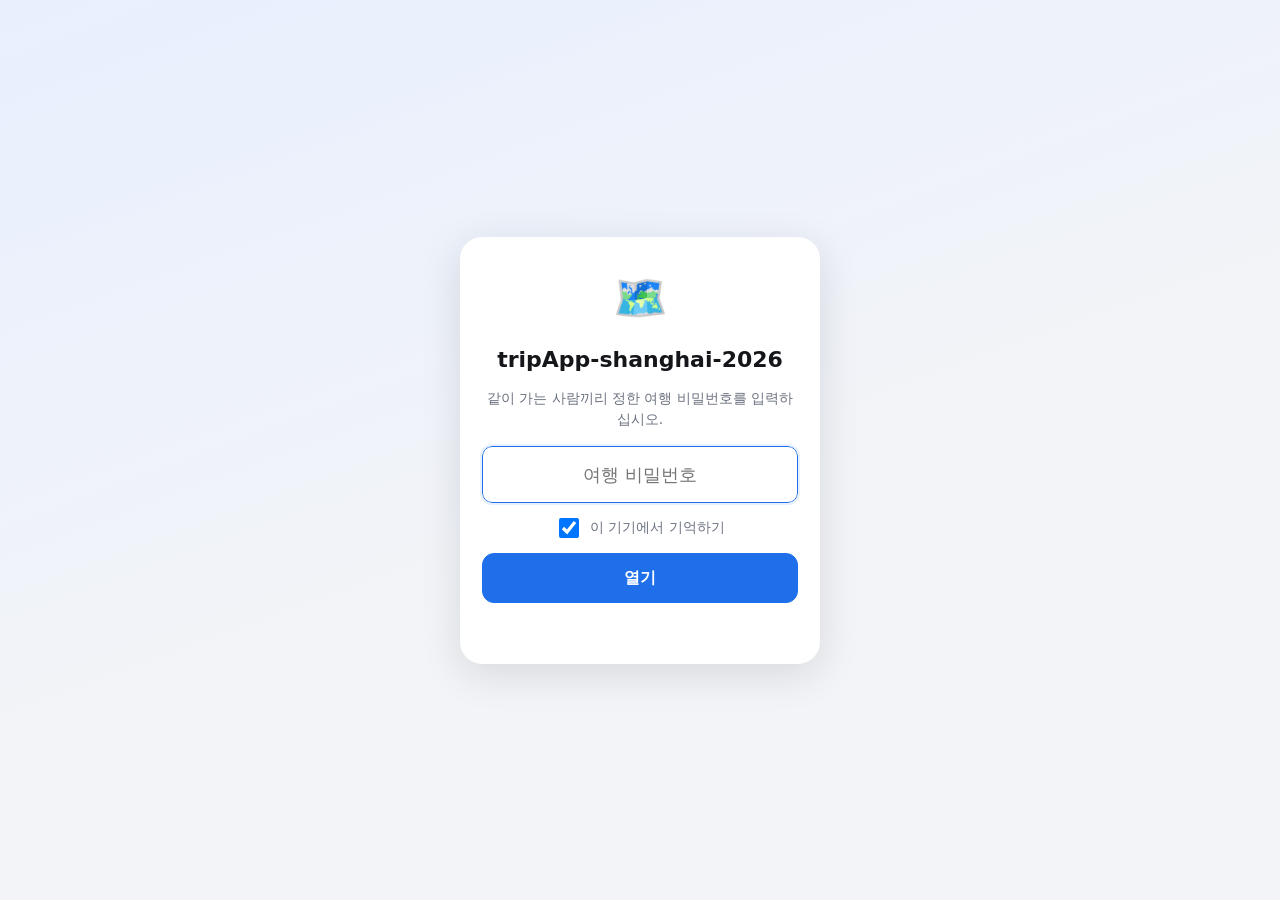
<file: index.html>
<!doctype html>
<html lang="ko">
<head>
<meta charset="utf-8">
<meta name="viewport" content="width=device-width, initial-scale=1, viewport-fit=cover">
<meta name="theme-color" content="#ffffff">
<meta name="robots" content="noindex, nofollow">
<meta name="referrer" content="no-referrer">
<title>tripApp-shanghai-2026</title>
<link rel="manifest" href="manifest.webmanifest">
<link rel="icon" type="image/png" href="icons/icon-192.png">
<link rel="apple-touch-icon" href="icons/icon-192.png">
<link rel="stylesheet" href="vendor/leaflet/leaflet.css">
<link rel="stylesheet" href="css/app.css">
</head>
<body>
<div id="lock" class="lock" hidden></div>
<div id="app" hidden></div>
<div id="sheet-root"></div>
<div id="toast" class="toast" role="status" aria-live="polite"></div>
<noscript><p style="padding:20px">자바스크립트를 켜 주세요.</p></noscript>
<script src="vendor/leaflet/leaflet.js"></script>
<script type="module" src="js/main.js"></script>
</body>
</html>
</file>
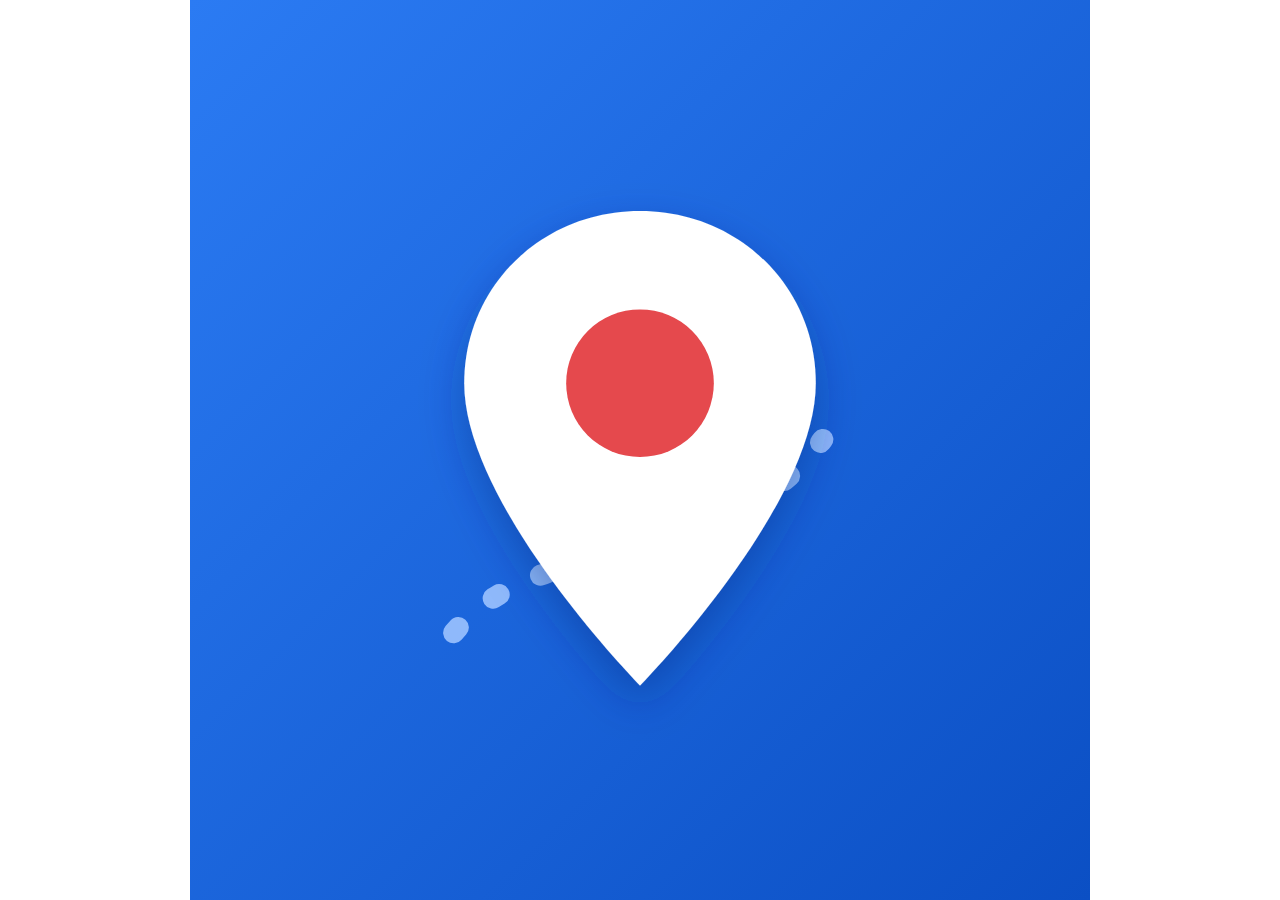
<file: tools/icon.html>
<!doctype html>
<html><head><meta charset="utf-8">
<style>html,body{margin:0;padding:0;overflow:hidden;background:transparent}svg{display:block;width:100vw;height:100vh}</style>
</head><body>
<!-- 앱 아이콘 원본 (tools/make-icons.mjs 가 PNG로 찍음) -->
<svg viewBox="0 0 512 512" xmlns="http://www.w3.org/2000/svg">
  <defs>
    <linearGradient id="bg" x1="0" y1="0" x2="1" y2="1">
      <stop offset="0" stop-color="#2b7bf3"/>
      <stop offset="1" stop-color="#0b4fc4"/>
    </linearGradient>
    <filter id="sh" x="-20%" y="-20%" width="140%" height="140%">
      <feDropShadow dx="0" dy="10" stdDeviation="12" flood-color="#002a73" flood-opacity=".35"/>
    </filter>
  </defs>
  <rect width="512" height="512" fill="url(#bg)"/>
  <path d="M150 360 C 200 300, 300 330, 360 250" fill="none" stroke="#9cc3ff" stroke-width="12" stroke-linecap="round" stroke-dasharray="4 26" opacity=".9"/>
  <g filter="url(#sh)">
    <path d="M256 120c-56 0-100 43-100 98 0 70 100 172 100 172s100-102 100-172c0-55-44-98-100-98z" fill="#fff"/>
    <circle cx="256" cy="218" r="42" fill="#e5484d"/>
  </g>
</svg>
</body></html>
</file>
<file: vendor/leaflet/leaflet.css>
/* required styles */

.leaflet-pane,
.leaflet-tile,
.leaflet-marker-icon,
.leaflet-marker-shadow,
.leaflet-tile-container,
.leaflet-pane > svg,
.leaflet-pane > canvas,
.leaflet-zoom-box,
.leaflet-image-layer,
.leaflet-layer {
	position: absolute;
	left: 0;
	top: 0;
	}
.leaflet-container {
	overflow: hidden;
	}
.leaflet-tile,
.leaflet-marker-icon,
.leaflet-marker-shadow {
	-webkit-user-select: none;
	   -moz-user-select: none;
	        user-select: none;
	  -webkit-user-drag: none;
	}
/* Prevents IE11 from highlighting tiles in blue */
.leaflet-tile::selection {
	background: transparent;
}
/* Safari renders non-retina tile on retina better with this, but Chrome is worse */
.leaflet-safari .leaflet-tile {
	image-rendering: -webkit-optimize-contrast;
	}
/* hack that prevents hw layers "stretching" when loading new tiles */
.leaflet-safari .leaflet-tile-container {
	width: 1600px;
	height: 1600px;
	-webkit-transform-origin: 0 0;
	}
.leaflet-marker-icon,
.leaflet-marker-shadow {
	display: block;
	}
/* .leaflet-container svg: reset svg max-width decleration shipped in Joomla! (joomla.org) 3.x */
/* .leaflet-container img: map is broken in FF if you have max-width: 100% on tiles */
.leaflet-container .leaflet-overlay-pane svg {
	max-width: none !important;
	max-height: none !important;
	}
.leaflet-container .leaflet-marker-pane img,
.leaflet-container .leaflet-shadow-pane img,
.leaflet-container .leaflet-tile-pane img,
.leaflet-container img.leaflet-image-layer,
.leaflet-container .leaflet-tile {
	max-width: none !important;
	max-height: none !important;
	width: auto;
	padding: 0;
	}

.leaflet-container img.leaflet-tile {
	/* See: https://bugs.chromium.org/p/chromium/issues/detail?id=600120 */
	mix-blend-mode: plus-lighter;
}

.leaflet-container.leaflet-touch-zoom {
	-ms-touch-action: pan-x pan-y;
	touch-action: pan-x pan-y;
	}
.leaflet-container.leaflet-touch-drag {
	-ms-touch-action: pinch-zoom;
	/* Fallback for FF which doesn't support pinch-zoom */
	touch-action: none;
	touch-action: pinch-zoom;
}
.leaflet-container.leaflet-touch-drag.leaflet-touch-zoom {
	-ms-touch-action: none;
	touch-action: none;
}
.leaflet-container {
	-webkit-tap-highlight-color: transparent;
}
.leaflet-container a {
	-webkit-tap-highlight-color: rgba(51, 181, 229, 0.4);
}
.leaflet-tile {
	filter: inherit;
	visibility: hidden;
	}
.leaflet-tile-loaded {
	visibility: inherit;
	}
.leaflet-zoom-box {
	width: 0;
	height: 0;
	-moz-box-sizing: border-box;
	     box-sizing: border-box;
	z-index: 800;
	}
/* workaround for https://bugzilla.mozilla.org/show_bug.cgi?id=888319 */
.leaflet-overlay-pane svg {
	-moz-user-select: none;
	}

.leaflet-pane         { z-index: 400; }

.leaflet-tile-pane    { z-index: 200; }
.leaflet-overlay-pane { z-index: 400; }
.leaflet-shadow-pane  { z-index: 500; }
.leaflet-marker-pane  { z-index: 600; }
.leaflet-tooltip-pane   { z-index: 650; }
.leaflet-popup-pane   { z-index: 700; }

.leaflet-map-pane canvas { z-index: 100; }
.leaflet-map-pane svg    { z-index: 200; }

.leaflet-vml-shape {
	width: 1px;
	height: 1px;
	}
.lvml {
	behavior: url(#default#VML);
	display: inline-block;
	position: absolute;
	}


/* control positioning */

.leaflet-control {
	position: relative;
	z-index: 800;
	pointer-events: visiblePainted; /* IE 9-10 doesn't have auto */
	pointer-events: auto;
	}
.leaflet-top,
.leaflet-bottom {
	position: absolute;
	z-index: 1000;
	pointer-events: none;
	}
.leaflet-top {
	top: 0;
	}
.leaflet-right {
	right: 0;
	}
.leaflet-bottom {
	bottom: 0;
	}
.leaflet-left {
	left: 0;
	}
.leaflet-control {
	float: left;
	clear: both;
	}
.leaflet-right .leaflet-control {
	float: right;
	}
.leaflet-top .leaflet-control {
	margin-top: 10px;
	}
.leaflet-bottom .leaflet-control {
	margin-bottom: 10px;
	}
.leaflet-left .leaflet-control {
	margin-left: 10px;
	}
.leaflet-right .leaflet-control {
	margin-right: 10px;
	}


/* zoom and fade animations */

.leaflet-fade-anim .leaflet-popup {
	opacity: 0;
	-webkit-transition: opacity 0.2s linear;
	   -moz-transition: opacity 0.2s linear;
	        transition: opacity 0.2s linear;
	}
.leaflet-fade-anim .leaflet-map-pane .leaflet-popup {
	opacity: 1;
	}
.leaflet-zoom-animated {
	-webkit-transform-origin: 0 0;
	    -ms-transform-origin: 0 0;
	        transform-origin: 0 0;
	}
svg.leaflet-zoom-animated {
	will-change: transform;
}

.leaflet-zoom-anim .leaflet-zoom-animated {
	-webkit-transition: -webkit-transform 0.25s cubic-bezier(0,0,0.25,1);
	   -moz-transition:    -moz-transform 0.25s cubic-bezier(0,0,0.25,1);
	        transition:         transform 0.25s cubic-bezier(0,0,0.25,1);
	}
.leaflet-zoom-anim .leaflet-tile,
.leaflet-pan-anim .leaflet-tile {
	-webkit-transition: none;
	   -moz-transition: none;
	        transition: none;
	}

.leaflet-zoom-anim .leaflet-zoom-hide {
	visibility: hidden;
	}


/* cursors */

.leaflet-interactive {
	cursor: pointer;
	}
.leaflet-grab {
	cursor: -webkit-grab;
	cursor:    -moz-grab;
	cursor:         grab;
	}
.leaflet-crosshair,
.leaflet-crosshair .leaflet-interactive {
	cursor: crosshair;
	}
.leaflet-popup-pane,
.leaflet-control {
	cursor: auto;
	}
.leaflet-dragging .leaflet-grab,
.leaflet-dragging .leaflet-grab .leaflet-interactive,
.leaflet-dragging .leaflet-marker-draggable {
	cursor: move;
	cursor: -webkit-grabbing;
	cursor:    -moz-grabbing;
	cursor:         grabbing;
	}

/* marker & overlays interactivity */
.leaflet-marker-icon,
.leaflet-marker-shadow,
.leaflet-image-layer,
.leaflet-pane > svg path,
.leaflet-tile-container {
	pointer-events: none;
	}

.leaflet-marker-icon.leaflet-interactive,
.leaflet-image-layer.leaflet-interactive,
.leaflet-pane > svg path.leaflet-interactive,
svg.leaflet-image-layer.leaflet-interactive path {
	pointer-events: visiblePainted; /* IE 9-10 doesn't have auto */
	pointer-events: auto;
	}

/* visual tweaks */

.leaflet-container {
	background: #ddd;
	outline-offset: 1px;
	}
.leaflet-container a {
	color: #0078A8;
	}
.leaflet-zoom-box {
	border: 2px dotted #38f;
	background: rgba(255,255,255,0.5);
	}


/* general typography */
.leaflet-container {
	font-family: "Helvetica Neue", Arial, Helvetica, sans-serif;
	font-size: 12px;
	font-size: 0.75rem;
	line-height: 1.5;
	}


/* general toolbar styles */

.leaflet-bar {
	box-shadow: 0 1px 5px rgba(0,0,0,0.65);
	border-radius: 4px;
	}
.leaflet-bar a {
	background-color: #fff;
	border-bottom: 1px solid #ccc;
	width: 26px;
	height: 26px;
	line-height: 26px;
	display: block;
	text-align: center;
	text-decoration: none;
	color: black;
	}
.leaflet-bar a,
.leaflet-control-layers-toggle {
	background-position: 50% 50%;
	background-repeat: no-repeat;
	display: block;
	}
.leaflet-bar a:hover,
.leaflet-bar a:focus {
	background-color: #f4f4f4;
	}
.leaflet-bar a:first-child {
	border-top-left-radius: 4px;
	border-top-right-radius: 4px;
	}
.leaflet-bar a:last-child {
	border-bottom-left-radius: 4px;
	border-bottom-right-radius: 4px;
	border-bottom: none;
	}
.leaflet-bar a.leaflet-disabled {
	cursor: default;
	background-color: #f4f4f4;
	color: #bbb;
	}

.leaflet-touch .leaflet-bar a {
	width: 30px;
	height: 30px;
	line-height: 30px;
	}
.leaflet-touch .leaflet-bar a:first-child {
	border-top-left-radius: 2px;
	border-top-right-radius: 2px;
	}
.leaflet-touch .leaflet-bar a:last-child {
	border-bottom-left-radius: 2px;
	border-bottom-right-radius: 2px;
	}

/* zoom control */

.leaflet-control-zoom-in,
.leaflet-control-zoom-out {
	font: bold 18px 'Lucida Console', Monaco, monospace;
	text-indent: 1px;
	}

.leaflet-touch .leaflet-control-zoom-in, .leaflet-touch .leaflet-control-zoom-out  {
	font-size: 22px;
	}


/* layers control */

.leaflet-control-layers {
	box-shadow: 0 1px 5px rgba(0,0,0,0.4);
	background: #fff;
	border-radius: 5px;
	}
.leaflet-control-layers-toggle {
	background-image: url(images/layers.png);
	width: 36px;
	height: 36px;
	}
.leaflet-retina .leaflet-control-layers-toggle {
	background-image: url(images/layers-2x.png);
	background-size: 26px 26px;
	}
.leaflet-touch .leaflet-control-layers-toggle {
	width: 44px;
	height: 44px;
	}
.leaflet-control-layers .leaflet-control-layers-list,
.leaflet-control-layers-expanded .leaflet-control-layers-toggle {
	display: none;
	}
.leaflet-control-layers-expanded .leaflet-control-layers-list {
	display: block;
	position: relative;
	}
.leaflet-control-layers-expanded {
	padding: 6px 10px 6px 6px;
	color: #333;
	background: #fff;
	}
.leaflet-control-layers-scrollbar {
	overflow-y: scroll;
	overflow-x: hidden;
	padding-right: 5px;
	}
.leaflet-control-layers-selector {
	margin-top: 2px;
	position: relative;
	top: 1px;
	}
.leaflet-control-layers label {
	display: block;
	font-size: 13px;
	font-size: 1.08333em;
	}
.leaflet-control-layers-separator {
	height: 0;
	border-top: 1px solid #ddd;
	margin: 5px -10px 5px -6px;
	}

/* Default icon URLs */
.leaflet-default-icon-path { /* used only in path-guessing heuristic, see L.Icon.Default */
	background-image: url(images/marker-icon.png);
	}


/* attribution and scale controls */

.leaflet-container .leaflet-control-attribution {
	background: #fff;
	background: rgba(255, 255, 255, 0.8);
	margin: 0;
	}
.leaflet-control-attribution,
.leaflet-control-scale-line {
	padding: 0 5px;
	color: #333;
	line-height: 1.4;
	}
.leaflet-control-attribution a {
	text-decoration: none;
	}
.leaflet-control-attribution a:hover,
.leaflet-control-attribution a:focus {
	text-decoration: underline;
	}
.leaflet-attribution-flag {
	display: inline !important;
	vertical-align: baseline !important;
	width: 1em;
	height: 0.6669em;
	}
.leaflet-left .leaflet-control-scale {
	margin-left: 5px;
	}
.leaflet-bottom .leaflet-control-scale {
	margin-bottom: 5px;
	}
.leaflet-control-scale-line {
	border: 2px solid #777;
	border-top: none;
	line-height: 1.1;
	padding: 2px 5px 1px;
	white-space: nowrap;
	-moz-box-sizing: border-box;
	     box-sizing: border-box;
	background: rgba(255, 255, 255, 0.8);
	text-shadow: 1px 1px #fff;
	}
.leaflet-control-scale-line:not(:first-child) {
	border-top: 2px solid #777;
	border-bottom: none;
	margin-top: -2px;
	}
.leaflet-control-scale-line:not(:first-child):not(:last-child) {
	border-bottom: 2px solid #777;
	}

.leaflet-touch .leaflet-control-attribution,
.leaflet-touch .leaflet-control-layers,
.leaflet-touch .leaflet-bar {
	box-shadow: none;
	}
.leaflet-touch .leaflet-control-layers,
.leaflet-touch .leaflet-bar {
	border: 2px solid rgba(0,0,0,0.2);
	background-clip: padding-box;
	}


/* popup */

.leaflet-popup {
	position: absolute;
	text-align: center;
	margin-bottom: 20px;
	}
.leaflet-popup-content-wrapper {
	padding: 1px;
	text-align: left;
	border-radius: 12px;
	}
.leaflet-popup-content {
	margin: 13px 24px 13px 20px;
	line-height: 1.3;
	font-size: 13px;
	font-size: 1.08333em;
	min-height: 1px;
	}
.leaflet-popup-content p {
	margin: 17px 0;
	margin: 1.3em 0;
	}
.leaflet-popup-tip-container {
	width: 40px;
	height: 20px;
	position: absolute;
	left: 50%;
	margin-top: -1px;
	margin-left: -20px;
	overflow: hidden;
	pointer-events: none;
	}
.leaflet-popup-tip {
	width: 17px;
	height: 17px;
	padding: 1px;

	margin: -10px auto 0;
	pointer-events: auto;

	-webkit-transform: rotate(45deg);
	   -moz-transform: rotate(45deg);
	    -ms-transform: rotate(45deg);
	        transform: rotate(45deg);
	}
.leaflet-popup-content-wrapper,
.leaflet-popup-tip {
	background: white;
	color: #333;
	box-shadow: 0 3px 14px rgba(0,0,0,0.4);
	}
.leaflet-container a.leaflet-popup-close-button {
	position: absolute;
	top: 0;
	right: 0;
	border: none;
	text-align: center;
	width: 24px;
	height: 24px;
	font: 16px/24px Tahoma, Verdana, sans-serif;
	color: #757575;
	text-decoration: none;
	background: transparent;
	}
.leaflet-container a.leaflet-popup-close-button:hover,
.leaflet-container a.leaflet-popup-close-button:focus {
	color: #585858;
	}
.leaflet-popup-scrolled {
	overflow: auto;
	}

.leaflet-oldie .leaflet-popup-content-wrapper {
	-ms-zoom: 1;
	}
.leaflet-oldie .leaflet-popup-tip {
	width: 24px;
	margin: 0 auto;

	-ms-filter: "progid:DXImageTransform.Microsoft.Matrix(M11=0.70710678, M12=0.70710678, M21=-0.70710678, M22=0.70710678)";
	filter: progid:DXImageTransform.Microsoft.Matrix(M11=0.70710678, M12=0.70710678, M21=-0.70710678, M22=0.70710678);
	}

.leaflet-oldie .leaflet-control-zoom,
.leaflet-oldie .leaflet-control-layers,
.leaflet-oldie .leaflet-popup-content-wrapper,
.leaflet-oldie .leaflet-popup-tip {
	border: 1px solid #999;
	}


/* div icon */

.leaflet-div-icon {
	background: #fff;
	border: 1px solid #666;
	}


/* Tooltip */
/* Base styles for the element that has a tooltip */
.leaflet-tooltip {
	position: absolute;
	padding: 6px;
	background-color: #fff;
	border: 1px solid #fff;
	border-radius: 3px;
	color: #222;
	white-space: nowrap;
	-webkit-user-select: none;
	-moz-user-select: none;
	-ms-user-select: none;
	user-select: none;
	pointer-events: none;
	box-shadow: 0 1px 3px rgba(0,0,0,0.4);
	}
.leaflet-tooltip.leaflet-interactive {
	cursor: pointer;
	pointer-events: auto;
	}
.leaflet-tooltip-top:before,
.leaflet-tooltip-bottom:before,
.leaflet-tooltip-left:before,
.leaflet-tooltip-right:before {
	position: absolute;
	pointer-events: none;
	border: 6px solid transparent;
	background: transparent;
	content: "";
	}

/* Directions */

.leaflet-tooltip-bottom {
	margin-top: 6px;
}
.leaflet-tooltip-top {
	margin-top: -6px;
}
.leaflet-tooltip-bottom:before,
.leaflet-tooltip-top:before {
	left: 50%;
	margin-left: -6px;
	}
.leaflet-tooltip-top:before {
	bottom: 0;
	margin-bottom: -12px;
	border-top-color: #fff;
	}
.leaflet-tooltip-bottom:before {
	top: 0;
	margin-top: -12px;
	margin-left: -6px;
	border-bottom-color: #fff;
	}
.leaflet-tooltip-left {
	margin-left: -6px;
}
.leaflet-tooltip-right {
	margin-left: 6px;
}
.leaflet-tooltip-left:before,
.leaflet-tooltip-right:before {
	top: 50%;
	margin-top: -6px;
	}
.leaflet-tooltip-left:before {
	right: 0;
	margin-right: -12px;
	border-left-color: #fff;
	}
.leaflet-tooltip-right:before {
	left: 0;
	margin-left: -12px;
	border-right-color: #fff;
	}

/* Printing */

@media print {
	/* Prevent printers from removing background-images of controls. */
	.leaflet-control {
		-webkit-print-color-adjust: exact;
		print-color-adjust: exact;
		}
	}
</file>
<file: css/app.css>
:root {
  --bg: #f3f4f7;
  --card: #fff;
  --text: #14161a;
  --sub: #6b7280;
  --faint: #9aa1ad;
  --line: #e6e8ee;
  --chip: #f1f3f6;
  --blue: #1f6feb;
  --blue-d: #185bc4;
  --blue-l: #e8f0fe;
  --red: #e5484d;
  --red-l: #fdecec;
  --green: #1f9d55;
  --green-l: #e7f6ee;
  --amber: #e8a317;
  --amber-l: #fff6e0;
  --dark: #14161a;
  --radius: 16px;
  --shadow: 0 1px 2px rgba(16, 24, 40, .06), 0 1px 3px rgba(16, 24, 40, .08);
  --font: system-ui, -apple-system, "Segoe UI", "Noto Sans KR", "Malgun Gothic", "Apple SD Gothic Neo", "Noto Sans CJK SC", sans-serif;
  --zh-font: "Noto Sans CJK SC", "Noto Sans SC", "PingFang SC", "Microsoft YaHei", "Source Han Sans SC", sans-serif;
}

* { box-sizing: border-box; }
html { -webkit-text-size-adjust: 100%; }
body {
  margin: 0;
  background: var(--bg);
  color: var(--text);
  font: 15px/1.5 var(--font);
  -webkit-tap-highlight-color: transparent;
  overscroll-behavior-y: contain;
}
body.no-scroll { overflow: hidden; }
[hidden] { display: none !important; }
a { color: var(--blue); }
button, input, select, textarea { font: inherit; color: inherit; }
[lang="zh-CN"], .zh-text { font-family: var(--zh-font); }
.muted { color: var(--sub); }
.small { font-size: 12px; }

/* ── 버튼 ───────────────────────────────────── */
.btn {
  display: inline-flex; align-items: center; justify-content: center; gap: 4px;
  min-height: 40px; padding: 8px 14px;
  border: 1px solid var(--line); border-radius: 12px;
  background: #fff; color: var(--text);
  font-weight: 600; font-size: 14px; text-decoration: none; text-align: center; line-height: 1.2;
  cursor: pointer; user-select: none;
}
.btn:active { transform: translateY(1px); }
.btn.primary { background: var(--blue); border-color: var(--blue); color: #fff; }
.btn.primary:active { background: var(--blue-d); }
.btn.danger { color: var(--red); border-color: #f3c7c8; }
.btn.on { background: var(--blue-l); border-color: var(--blue); color: var(--blue-d); }
.btn.sm { min-height: 34px; padding: 6px 11px; font-size: 13px; border-radius: 10px; }
.btn.icon { padding: 8px 12px; font-size: 18px; letter-spacing: 1px; }
.btn[disabled] { opacity: .4; pointer-events: none; }
.icon-btn {
  border: 0; background: transparent; font-size: 17px; width: 34px; height: 34px;
  border-radius: 10px; cursor: pointer; flex: none;
}
.icon-btn.on { background: var(--amber-l); }
.link-btn { border: 0; background: none; color: var(--sub); text-decoration: underline; font-size: 12px; cursor: pointer; padding: 0 4px; }
.mini {
  border: 1px solid var(--line); background: #fff; border-radius: 8px;
  font-size: 12px; padding: 2px 8px; margin-left: 6px; cursor: pointer; vertical-align: middle;
}

/* ── 머리 ───────────────────────────────────── */
.sticky {
  position: sticky; top: 0; z-index: 500;
  background: rgba(255, 255, 255, .97); backdrop-filter: blur(8px);
  border-bottom: 1px solid var(--line);
}
.top { padding: 10px 12px 6px; padding-top: max(10px, env(safe-area-inset-top)); }
.top-row { display: flex; align-items: center; gap: 4px; }
.title { font-size: 17.5px; font-weight: 800; margin: 0; flex: 1; min-width: 0; white-space: nowrap; overflow: hidden; text-overflow: ellipsis; letter-spacing: -.3px; }
.title .sub { font-weight: 700; font-size: 13px; color: var(--sub); }
.dday { background: var(--red-l); color: var(--red); font-weight: 800; font-size: 12.5px; padding: 3px 9px; border-radius: 999px; white-space: nowrap; }
.sync { border: 0; background: transparent; font-size: 12px; color: var(--sub); padding: 4px 6px; border-radius: 8px; white-space: nowrap; cursor: pointer; }
.sync i { font-style: normal; }
.sync.s-ok i { color: var(--green); }
.sync.s-sync i { color: var(--blue); display: inline-block; animation: spin 1s linear infinite; }
.sync.s-pending i { color: var(--amber); }
.sync.s-off i { color: var(--faint); }
.sync.s-err i, .sync.s-err { color: var(--red); }
.off-banner { margin-top: 6px; display: flex; align-items: center; justify-content: space-between; gap: 8px; background: #eef0f3; color: #30343b; font-size: 12.5px; padding: 6px 10px; border-radius: 10px; }
.off-banner.manual { background: var(--blue-l); }
.edit-banner { margin-top: 6px; background: var(--amber-l); color: #8a5a00; font-size: 12px; padding: 6px 10px; border-radius: 10px; }

.tabs {
  display: flex; gap: 8px; overflow-x: auto; scrollbar-width: none;
  padding: 4px 12px 10px;
}
.tabs::-webkit-scrollbar { display: none; }
.tab {
  flex: none; display: flex; flex-direction: column; align-items: flex-start;
  border: 1px solid var(--line); background: #fff; border-radius: 14px;
  padding: 7px 13px; cursor: pointer; text-align: left; position: relative;
}
.tab b { font-size: 15px; font-weight: 800; display: flex; align-items: center; gap: 4px; }
.tab small { font-size: 12px; color: var(--sub); white-space: nowrap; }
.tab.active { background: var(--dark); border-color: var(--dark); color: #fff; }
.tab.active small { color: #d6d9df; }
.tab.today::after { content: ''; position: absolute; top: 7px; right: 7px; width: 7px; height: 7px; border-radius: 50%; background: var(--red); }
.tag { font-style: normal; font-size: 10px; background: #fff3c4; color: #7a5b00; padding: 1px 5px; border-radius: 6px; font-weight: 700; }
.count { font-style: normal; font-size: 11px; background: var(--red); color: #fff; padding: 0 6px; border-radius: 999px; }

/* ── 본문 ───────────────────────────────────── */
.main { padding: 12px 12px 0; max-width: 760px; margin: 0 auto; }
.view { display: flex; flex-direction: column; gap: 12px; }
.card { background: var(--card); border-radius: var(--radius); box-shadow: var(--shadow); padding: 16px; }
.card.empty { color: var(--sub); text-align: center; }
.list-end { height: 120px; }
.loading { text-align: center; padding: 60px 20px; color: var(--sub); }
.spinner { width: 34px; height: 34px; border-radius: 50%; border: 3px solid var(--line); border-top-color: var(--blue); margin: 0 auto 12px; animation: spin .9s linear infinite; }
@keyframes spin { to { transform: rotate(360deg); } }

.day-head .dh-sub { color: var(--sub); font-weight: 700; font-size: 14px; display: flex; align-items: center; gap: 8px; }
.today-badge { background: var(--red); color: #fff; font-size: 11px; padding: 1px 7px; border-radius: 999px; }
.dh-title { font-size: 28px; font-weight: 900; margin: 2px 0 4px; letter-spacing: -.5px; }
.dh-route { font-weight: 600; font-size: 14px; color: #30343b; }
.progress { display: flex; align-items: center; gap: 10px; margin-top: 12px; font-size: 13px; color: var(--sub); }
.progress .bar { flex: 1; height: 7px; background: var(--chip); border-radius: 99px; overflow: hidden; }
.progress .bar i { display: block; height: 100%; background: var(--green); border-radius: 99px; transition: width .3s; }
.note-box { margin-top: 12px; background: #fffaf0; border: 1px solid #f6e3b4; border-radius: 12px; padding: 10px 12px; font-size: 14px; }
.track-note { margin-top: 0; }
details.note-box > summary { cursor: pointer; font-weight: 700; }
details.note-box > summary::marker { color: var(--amber); }
.note-rest { margin-top: 6px; }
.edit-row { display: flex; flex-wrap: wrap; gap: 6px; margin-top: 12px; padding-top: 10px; border-top: 1px dashed var(--line); }

.tracks { display: flex; flex-direction: column; gap: 10px; }
.seg { display: flex; background: var(--chip); border-radius: 12px; padding: 3px; gap: 3px; }
.seg-btn { flex: 1; border: 0; background: transparent; border-radius: 10px; padding: 9px 10px; font-weight: 700; cursor: pointer; color: var(--sub); }
.seg-btn.on { background: #fff; color: var(--text); box-shadow: var(--shadow); }
.seg.small .seg-btn { padding: 5px 10px; font-size: 13px; }
.seg.big .seg-btn { padding: 16px; font-size: 18px; background: #fff; border: 1px solid var(--line); }

/* ── 지도 ───────────────────────────────────── */
.map-card { padding: 0; overflow: hidden; }
.map-box { position: relative; }
.map { height: 46vh; min-height: 260px; max-height: 520px; background: #eef0f3; z-index: 1; }
.map-tools { display: flex; flex-wrap: wrap; gap: 6px; padding: 10px 12px 2px; align-items: center; }
.map-tools .seg { flex: none; }
.map-note { margin: 6px 14px 12px; font-size: 12px; color: var(--sub); }
.fs-close { display: none; }
.map-card.fs { position: fixed; inset: 0; z-index: 900; border-radius: 0; display: flex; flex-direction: column; }
.map-card.fs .map-box { flex: 1; }
.map-card.fs .map { height: 100%; max-height: none; }
.map-card.fs .map-note { display: none; }
.map-card.fs .map-tools { padding-bottom: max(10px, env(safe-area-inset-bottom)); }
.map-card.fs .fs-close { display: block; position: absolute; top: max(12px, env(safe-area-inset-top)); left: 12px; z-index: 1000; border: 0; background: #fff; box-shadow: var(--shadow); border-radius: 10px; padding: 8px 12px; font-weight: 700; }
.leaflet-container { font: inherit; }
.leaflet-control-attribution { font-size: 10px; }

.pin-wrap { background: none; border: 0; }
.pin {
  width: 30px; height: 30px; border-radius: 50%;
  background: var(--blue); color: #fff; border: 2.5px solid #fff;
  box-shadow: 0 2px 6px rgba(0, 0, 0, .35);
  display: flex; align-items: center; justify-content: center;
  font-weight: 800; font-size: 13px;
}
.pin.cat-hotel { background: #3b3f47; }
.pin.next { background: var(--red); transform: scale(1.18); }
.pin.done { background: #a9b0bc; }
.pin.skip { background: #fff; color: var(--faint); border-color: var(--faint); border-style: dashed; }
.pin.bounce { animation: bounce .9s ease 1; }
@keyframes bounce { 0%, 100% { transform: translateY(0) scale(1.15); } 35% { transform: translateY(-14px) scale(1.25); } 60% { transform: translateY(0) scale(1.15); } 80% { transform: translateY(-5px) scale(1.2); } }

/* ── 장소 카드 ──────────────────────────────── */
.stops { display: flex; flex-direction: column; }
.stop { margin: 0; scroll-margin-top: 140px; }
.stop.is-next { box-shadow: 0 0 0 2px var(--red), var(--shadow); }
.stop.is-done { opacity: .62; }
.stop.is-skip { opacity: .55; }
.stop.is-skip .name { text-decoration: line-through; }
.stop.flash { animation: flash 1.2s ease 1; }
@keyframes flash { 0%, 100% { background: #fff; } 25% { background: #fff5d6; } }
.stop-top { display: flex; align-items: flex-start; gap: 12px; }
.num {
  flex: none; width: 36px; height: 36px; border-radius: 50%; border: 0;
  background: var(--blue); color: #fff; font-weight: 800; font-size: 15px; cursor: pointer;
}
.num.cat-hotel { background: #3b3f47; }
.stop.is-next .num { background: var(--red); }
.stop.is-done .num { background: #a9b0bc; }
.stop-title { flex: 1; min-width: 0; }
.name { font-size: 18px; font-weight: 800; letter-spacing: -.3px; line-height: 1.3; display: flex; flex-wrap: wrap; align-items: center; gap: 6px; }
.zh { color: var(--sub); font-size: 13.5px; margin-top: 2px; word-break: break-all; }
.badge { font-size: 11px; font-weight: 800; padding: 2px 7px; border-radius: 6px; letter-spacing: 0; }
.badge.next { background: var(--red); color: #fff; }
.badge.skip { background: var(--chip); color: var(--sub); }
.badge.review { background: #fff3c4; color: #7a5b00; }
.done-btn {
  flex: none; width: 34px; height: 34px; border-radius: 50%;
  border: 2px solid #c9ced8; background: #fff; color: #fff; font-weight: 900; cursor: pointer;
}
.done-btn.on { background: var(--green); border-color: var(--green); }
.meta { display: flex; flex-wrap: wrap; gap: 6px; margin: 10px 0 0 48px; font-size: 12.5px; color: var(--sub); }
.meta span { background: var(--chip); padding: 2px 8px; border-radius: 8px; }
.meta .time { background: var(--blue-l); color: var(--blue-d); font-weight: 700; }
.desc { margin: 8px 0 0 48px; font-weight: 600; }
.info { margin: 8px 0 0 48px; padding: 0; list-style: none; font-size: 14px; color: #30343b; }
.info li { padding: 2px 0; }
.tmi { margin: 8px 0 0 48px; font-size: 14px; }
.tmi summary { cursor: pointer; color: var(--sub); font-weight: 600; font-size: 13px; }
.tmi-body { padding: 6px 0 0; color: #30343b; }
.links { display: flex; flex-wrap: wrap; gap: 6px; margin: 10px 0 0 48px; }
.chip { display: inline-block; background: var(--chip); color: #30343b; text-decoration: none; font-size: 12.5px; padding: 4px 10px; border-radius: 999px; }
.actions { display: flex; gap: 6px; margin: 12px 0 0 48px; }
.actions .btn { flex: 1; }
.actions .btn.icon { flex: none; }
.add-btn { margin-top: 12px; width: 100%; border-style: dashed; color: var(--blue-d); background: transparent; }

.move { display: flex; align-items: center; gap: 8px; margin: 2px 0 2px 26px; padding: 9px 0 9px 22px; border-left: 2px dashed #c4cad6; font-size: 13px; color: var(--sub); }
.mv-icon { font-size: 15px; }
.mv-text { flex: 1; min-width: 0; }
.route-btn { flex: none; font-size: 12px; font-weight: 700; color: var(--blue); text-decoration: none; background: var(--blue-l); padding: 4px 10px; border-radius: 999px; }
.stops > .card + .card { margin-top: 12px; }

/* ── 다음 목적지 바 ─────────────────────────── */
.next-bar {
  position: fixed; left: 0; right: 0; bottom: 0; z-index: 600;
  display: flex; align-items: center; gap: 8px;
  background: #fff; border-top: 1px solid var(--line);
  padding: 10px 12px; padding-bottom: max(10px, env(safe-area-inset-bottom));
  box-shadow: 0 -4px 16px rgba(16, 24, 40, .08);
}
.nb-text { flex: 1; min-width: 0; border: 0; background: none; text-align: left; padding: 0; cursor: pointer; }
.nb-label { color: var(--red); font-weight: 800; font-size: 12px; }
.nb-name { font-weight: 900; font-size: 17px; white-space: nowrap; overflow: hidden; text-overflow: ellipsis; }
.nb-zh { color: var(--sub); font-size: 12px; white-space: nowrap; overflow: hidden; text-overflow: ellipsis; }
.nb-btn { min-height: 52px; padding: 6px 14px; font-size: 14px; flex: none; }

/* ── 정보 / 예약 ────────────────────────────── */
.other-view .card h3 { margin: 0 0 8px; font-size: 17px; }
.group-title { margin: 6px 4px -4px; font-size: 15px; }
.group-title small { color: var(--sub); font-weight: 500; font-size: 12px; }
.rt-p { margin: 2px 0; }
.rt-h { margin: 10px 0 4px; font-size: 14.5px; }
.rt-ul { margin: 2px 0; padding-left: 18px; }
.rt-ul li { margin: 2px 0; }
.rt-gap { height: 6px; }
.rt-tel { font-weight: 700; text-decoration: none; }
.rt-zh { display: inline; }
.rt-zh .zh-text { font-size: 16px; font-weight: 600; }
.conv-title { font-weight: 800; }
.conv-title small { color: var(--sub); font-weight: 500; }
.conv-row { display: flex; align-items: center; gap: 8px; margin-top: 8px; font-size: 20px; font-weight: 800; }
.conv-in { flex: 1; font-size: 22px; font-weight: 800; padding: 8px 12px; border: 1px solid var(--line); border-radius: 12px; min-width: 0; }
.conv-out { margin-top: 8px; font-size: 18px; font-weight: 800; color: var(--blue-d); }
.conv-out.empty { font-size: 13.5px; font-weight: 500; color: var(--sub); }

.check-list { padding: 4px 14px; }
.check-row { display: flex; gap: 12px; align-items: flex-start; padding: 12px 0; border-bottom: 1px solid var(--line); }
.check-row:last-child { border-bottom: 0; }
.check-row.is-done .check-title { text-decoration: line-through; color: var(--sub); }
.check-box { flex: none; width: 28px; height: 28px; border-radius: 8px; border: 2px solid #c9ced8; background: #fff; color: #fff; font-weight: 900; cursor: pointer; margin-top: 1px; }
.check-box.on { background: var(--green); border-color: var(--green); }
.check-box[disabled] { opacity: .5; }
.check-main { flex: 1; min-width: 0; }
.check-title { font-weight: 800; }
.check-meta { display: flex; flex-wrap: wrap; gap: 5px; margin-top: 4px; }
.check-note { font-size: 13px; color: #30343b; margin-top: 4px; }
.check-main .chip { margin-top: 6px; }
.pill { font-size: 11.5px; background: var(--chip); color: #30343b; padding: 1px 8px; border-radius: 999px; }
.pill.who { background: var(--blue-l); color: var(--blue-d); font-weight: 700; }
.pill.soon { background: var(--amber-l); color: #8a5a00; font-weight: 700; }
.pill.hot { background: var(--red); color: #fff; font-weight: 800; }
.pill.open { background: var(--green-l); color: var(--green); font-weight: 700; }
.pill.muted { color: var(--sub); }

/* ── 시트 ───────────────────────────────────── */
.sheet-wrap { position: fixed; inset: 0; z-index: 2000; }
.sheet-backdrop { position: absolute; inset: 0; background: rgba(10, 12, 16, .45); opacity: 0; transition: opacity .2s; }
.sheet {
  position: absolute; left: 0; right: 0; bottom: 0; max-height: 88vh;
  display: flex; flex-direction: column;
  background: #fff; border-radius: 20px 20px 0 0;
  transform: translateY(100%); transition: transform .22s ease;
  max-width: 760px; margin: 0 auto;
}
.sheet.full { height: 94vh; max-height: 94vh; }
.sheet-wrap.open .sheet-backdrop { opacity: 1; }
.sheet-wrap.open .sheet { transform: translateY(0); }
.sheet-head { display: flex; align-items: center; gap: 8px; padding: 14px 12px 8px 18px; border-bottom: 1px solid var(--line); }
.sheet-title { flex: 1; font-weight: 800; font-size: 17px; min-width: 0; overflow: hidden; text-overflow: ellipsis; white-space: nowrap; }
.sheet-body { overflow-y: auto; padding: 14px 18px; flex: 1; -webkit-overflow-scrolling: touch; }
.sheet-actions { display: flex; gap: 8px; padding: 10px 14px; padding-bottom: max(12px, env(safe-area-inset-bottom)); border-top: 1px solid var(--line); }
.sheet-actions .btn { flex: 1; min-height: 46px; }
.confirm-msg { white-space: pre-line; font-size: 16px; }
.menu { display: flex; flex-direction: column; }
.menu-item { display: block; text-align: left; border: 0; border-bottom: 1px solid var(--line); background: none; padding: 14px 4px; font-size: 15.5px; color: var(--text); text-decoration: none; cursor: pointer; }
.menu-item:last-child { border-bottom: 0; }

.zh-sheet .sheet-body { display: flex; align-items: center; justify-content: center; }
.zh-show { text-align: center; width: 100%; }
.zh-phrase { font-family: var(--zh-font); font-size: 20px; color: var(--sub); margin-bottom: 18px; }
.zh-phrase small { display: block; font-family: var(--font); font-size: 13px; }
.zh-big { font-family: var(--zh-font); font-size: clamp(30px, 10vw, 64px); font-weight: 800; line-height: 1.25; word-break: break-all; }
.zh-addr { font-family: var(--zh-font); font-size: clamp(20px, 6vw, 34px); font-weight: 600; margin-top: 18px; word-break: break-all; }
.zh-ko { margin-top: 22px; color: var(--sub); font-size: 15px; }

.toast {
  position: fixed; left: 50%; bottom: 96px; z-index: 3000;
  transform: translate(-50%, 20px); opacity: 0; pointer-events: none;
  background: #1d2026; color: #fff; padding: 11px 16px; border-radius: 12px;
  font-size: 14px; max-width: calc(100vw - 32px); display: flex; align-items: center; gap: 12px;
  transition: opacity .2s, transform .2s; box-shadow: 0 6px 20px rgba(0, 0, 0, .25);
}
.toast.show { opacity: 1; transform: translate(-50%, 0); pointer-events: auto; }
.toast-btn { border: 0; background: var(--blue); color: #fff; border-radius: 8px; padding: 6px 10px; font-weight: 700; cursor: pointer; }

/* ── 폼 ─────────────────────────────────────── */
.editor { display: flex; flex-direction: column; gap: 12px; }
.fld { display: flex; flex-direction: column; gap: 4px; }
.fld-label { font-size: 13px; font-weight: 700; color: #30343b; }
.fld-hint { font-size: 12px; color: var(--sub); }
.inp { width: 100%; border: 1px solid #d5d9e1; border-radius: 10px; padding: 10px 12px; background: #fff; font-size: 16px; }
textarea.inp { resize: vertical; line-height: 1.45; }
.inp:focus { outline: 2px solid var(--blue-l); border-color: var(--blue); }
.inp.short { max-width: 110px; }
.grid2 { display: grid; grid-template-columns: 1fr 1fr; gap: 10px; }
.icon-title { grid-template-columns: 90px 1fr; }
.fs-box { border: 1px solid var(--line); border-radius: 12px; padding: 10px 12px 12px; margin: 0; display: flex; flex-direction: column; gap: 10px; }
.fs-box legend { font-weight: 800; font-size: 13px; padding: 0 4px; }
.picker-map { height: 240px; border-radius: 10px; overflow: hidden; background: #eef0f3; }
.chk { display: flex; align-items: center; gap: 8px; font-size: 14px; }
.chk input { width: 20px; height: 20px; }
.help { font-size: 12.5px; color: var(--sub); background: var(--chip); border-radius: 10px; padding: 10px; line-height: 1.7; }
.help code { background: #fff; padding: 1px 4px; border-radius: 4px; }
.row { display: flex; flex-wrap: wrap; align-items: center; gap: 8px; }
.settings { display: flex; flex-direction: column; gap: 8px; }
.set-label { font-weight: 800; margin-top: 10px; }
.settings p { margin: 0; font-size: 13.5px; }

/* ── 잠금 화면 ──────────────────────────────── */
.lock { min-height: 100vh; display: flex; align-items: center; justify-content: center; padding: 24px; background: linear-gradient(160deg, #e8f0fe, #f3f4f7 60%); }
.lock-form { width: 100%; max-width: 360px; background: #fff; border-radius: 22px; box-shadow: 0 10px 40px rgba(16, 24, 40, .12); padding: 28px 22px; display: flex; flex-direction: column; gap: 12px; text-align: center; }
.lock-icon { font-size: 44px; }
.lock-form h1 { margin: 0; font-size: 22px; }
.lock-form .muted { margin: 0 0 4px; font-size: 14px; }
.lock-inp { font-size: 18px; text-align: center; padding: 14px; }
.lock-btn { min-height: 50px; font-size: 16px; }
.lock-err { color: var(--red); min-height: 1.4em; margin: 0; font-weight: 700; }
.lock .chk { justify-content: center; color: var(--sub); }

@media (min-width: 700px) {
  .map { height: 420px; }
}
.off-banner .link-btn, .off-banner .btn { flex: none; white-space: nowrap; }

.station { display: flex; flex-wrap: wrap; align-items: center; gap: 4px 6px; margin: 8px 0 0 48px; font-size: 13.5px; }
.station .st-label { color: var(--sub); font-size: 12.5px; }
.station .st-name { font-family: var(--zh-font); font-weight: 700; font-size: 15px; }
.station .mini { margin-left: 0; text-decoration: none; color: var(--text); }

.move.has-route { align-items: flex-start; }
.mv-sum { font-weight: 800; color: #30343b; font-size: 13.5px; }
.mv-steps { display: flex; flex-direction: column; gap: 2px; margin-top: 3px; }
.mv-step { font-family: var(--zh-font); font-size: 13px; color: #30343b; }
.mv-step b { color: var(--blue-d); margin-right: 2px; }
.mv-src { font-size: 11.5px; color: var(--faint); margin-top: 3px; }
.check-who { margin-bottom: 2px; }
.actions .btn { white-space: nowrap; font-size: 13.5px; padding: 8px 10px; min-width: 0; }
.actions .btn.primary { flex: 1.2; }

.zh-chip { display: inline-flex; align-items: stretch; vertical-align: baseline; margin: 1px 2px; border: 1px solid #c9d7f5; border-radius: 8px; background: var(--blue-l); overflow: hidden; }
.zh-chip-text { border: 0; background: none; padding: 1px 7px; font-family: var(--zh-font); font-weight: 700; font-size: 14.5px; color: #1d3f8a; cursor: pointer; }
.zh-chip-big { border: 0; border-left: 1px solid #c9d7f5; background: none; padding: 0 6px; font-size: 12px; color: var(--sub); cursor: pointer; }

.conv-links { margin-top: 10px; }
details.info-sec > summary { list-style: none; cursor: pointer; display: flex; align-items: center; }
details.info-sec > summary::-webkit-details-marker { display: none; }
details.info-sec > summary h3 { margin: 0; flex: 1; }
details.info-sec > summary::after { content: '▾'; color: var(--faint); font-size: 14px; transition: transform .2s; }
details.info-sec:not([open]) > summary::after { transform: rotate(-90deg); }
details.info-sec[open] > summary { margin-bottom: 8px; }
.check-note .rt-p, .check-note .rt-ul { margin: 1px 0; }
.check-note .rt-ul { padding-left: 16px; }

.conv-sub { margin-top: 16px; padding-top: 12px; border-top: 1px dashed var(--line); }
.tmi-body .rt-h { color: var(--blue-d); }
.alert-banner { margin-top: 6px; display: flex; align-items: center; gap: 6px; background: var(--amber-l); border: 1px solid #f2d38a; border-radius: 10px; }
.alert-banner.hot { background: #ffe9e9; border-color: #f5b5b7; }
.alert-text { flex: 1; min-width: 0; border: 0; background: none; text-align: left; padding: 7px 10px; font-weight: 700; font-size: 13px; color: #6b4a00; cursor: pointer; white-space: nowrap; overflow: hidden; text-overflow: ellipsis; }
.alert-banner.hot .alert-text { color: #b4232a; }
.alert-x { border: 0; background: none; color: var(--sub); padding: 6px 10px; cursor: pointer; }
.nb-dist { color: var(--blue-d); font-weight: 800; margin-left: 4px; }
html, body { overscroll-behavior-x: none; } /* 옆으로 밀 때 브라우저 뒤로가기 막기 (날짜 넘기기용) */

/* ── 가이드 탭 · 역 안내 · AI에게 묻기 ─────────── */
.guide-intro p { margin: 0 0 6px; font-size: 14px; }
.steps { margin: 4px 0; padding-left: 0; list-style: none; counter-reset: step; font-size: 14px; color: #30343b; }
.steps li { counter-increment: step; position: relative; padding: 7px 0 7px 34px; border-bottom: 1px dashed var(--line); line-height: 1.6; }
.steps li:last-child { border-bottom: 0; }
.steps li::before { content: counter(step); position: absolute; left: 0; top: 8px; width: 24px; height: 24px; border-radius: 50%; background: var(--blue); color: #fff; font-weight: 800; font-size: 12.5px; display: flex; align-items: center; justify-content: center; }
.st-grid { display: grid; grid-template-columns: repeat(auto-fill, minmax(150px, 1fr)); gap: 8px; }
.st-card { display: flex; flex-direction: column; align-items: flex-start; gap: 2px; text-align: left; border: 1px solid var(--line); background: #fff; border-radius: 12px; padding: 10px 12px; cursor: pointer; }
.st-card b { font-size: 15px; }
.st-card span { font-family: var(--zh-font); color: var(--sub); font-size: 13px; }
.st-card small { color: var(--sub); font-size: 12px; line-height: 1.4; }
.st-card:active { background: var(--chip); }
.st-guide { display: flex; flex-direction: column; align-items: flex-start; gap: 1px; width: calc(100% - 48px); margin: 10px 0 0 48px; border: 1px solid #c9d7f5; background: var(--blue-l); color: var(--blue-d); border-radius: 12px; padding: 9px 12px; cursor: pointer; text-align: left; }
.st-guide span { font-weight: 800; font-size: 14px; }
.st-guide small { font-size: 12px; color: var(--sub); }
.st-sheet { display: flex; flex-direction: column; gap: 12px; }
.st-zh { font-family: var(--zh-font); font-size: 26px; font-weight: 800; }
.floors { display: flex; flex-direction: column; gap: 4px; }
.floor { display: flex; gap: 10px; align-items: center; background: var(--chip); border-radius: 10px; padding: 7px 10px; font-size: 13.5px; }
.floor b { flex: none; min-width: 38px; text-align: center; background: var(--dark); color: #fff; border-radius: 7px; padding: 1px 6px; font-size: 12.5px; }
.st-part > summary { cursor: pointer; font-weight: 800; font-size: 15.5px; padding: 4px 0; }
.st-sheet .note-box { margin-top: 0; }
.train-btn { border: 0; cursor: pointer; background: var(--amber-l); color: #8a5a00; }
.ai-card .editor { margin-top: 8px; gap: 8px; }
.ai-go { justify-content: flex-end; margin-top: 10px; }
.ai-prompt { font-size: 14px; min-height: 260px; }
.ai-sheet .sheet-actions { flex-wrap: wrap; }
.ai-sheet .sheet-actions .btn { flex: 1 1 40%; }

/* ── 정원 내부 동선 지도 ─────────────────────── */
.site-guide { border-color: #e9cf9a; background: #fff8e8; color: #7a4a00; }
.site-sheet { display: flex; flex-direction: column; gap: 10px; }
.site-top .st-zh { font-size: 22px; }
.site-intro { margin: 4px 0 0; font-size: 13.5px; color: #30343b; }
.site-stick { position: sticky; top: -14px; z-index: 5; background: #fff; padding: 6px 0 4px; margin: 0 -4px; }
.site-map { border-radius: 12px; overflow: hidden; border: 1px solid #e3d6b8; background: #f6efdc; }
.site-map.zoom { overflow: auto; max-height: 46vh; -webkit-overflow-scrolling: touch; }
.site-svg { display: block; width: 100%; height: auto; font-family: var(--zh-font); }
.site-map.zoom .site-svg { width: 230%; }
.sm-bg { fill: #f6efdc; }
.sm-land { fill: #d6e7bf; stroke: #9a8a66; stroke-width: 1.6; stroke-linejoin: round; }
.sm-wall { fill: none; stroke: #b3a47e; stroke-width: 1.2; stroke-dasharray: 3 2; }
.sm-hill { fill: #bdd59f; stroke: #a5c184; stroke-width: .8; }
.sm-water { fill: #a9d6ea; stroke: #7fbcd8; stroke-width: .8; stroke-linejoin: round; }
.sm-island { fill: #cfe3b4; stroke: #9fc08a; stroke-width: .6; }
.sm-bridge { fill: none; stroke: #8a6d3b; stroke-width: 2; stroke-linejoin: miter; }
.sm-zone { font-family: var(--font); font-size: 9px; font-weight: 800; fill: #6f7b5c; opacity: .75; }
.sm-route-casing { fill: none; stroke: #fff; stroke-width: 5.2; stroke-linecap: round; stroke-linejoin: round; opacity: .85; }
.sm-route { fill: none; stroke: #b5452f; stroke-width: 2.4; stroke-linecap: round; stroke-linejoin: round; stroke-dasharray: 6 3; }
.sm-arrow { fill: #b5452f; }
.sm-side circle { fill: #6b7280; }
.sm-side-t { font-size: 6.4px; fill: #4b5563; }
.sm-wc rect { fill: #3b6fb6; }
.sm-wc text { font-family: var(--font); font-size: 5.6px; font-weight: 800; fill: #fff; }
.sm-gate rect { fill: #2f3a5a; }
.sm-gate.exit rect { fill: #8e2f1f; }
.sm-gate text { font-family: var(--font); font-size: 7.4px; font-weight: 800; fill: #fff; }
.sm-gate.small text { font-size: 6px; }
.sm-spot { cursor: pointer; outline: none; }
.sm-dot { fill: #8e2f1f; stroke: #fff; stroke-width: 1.3; }
.sm-spot.must .sm-dot { fill: #c9481f; stroke: #f3c24b; stroke-width: 1.8; }
.sm-num { font-family: var(--font); font-size: 7px; font-weight: 900; fill: #fff; pointer-events: none; }
.sm-label { font-size: 7.6px; font-weight: 700; fill: #2b2f36; paint-order: stroke; stroke: rgba(255, 255, 255, .85); stroke-width: 2.2px; stroke-linejoin: round; }
.sm-spot.on .sm-dot { fill: var(--blue); stroke: #fff; stroke-width: 2; r: 8; }
.sm-spot.on .sm-label { fill: var(--blue-d); font-size: 9px; }
.sm-north path { fill: #4b5563; }
.sm-north text { font-family: var(--font); font-size: 7px; font-weight: 800; fill: #4b5563; }
.site-legend { display: flex; flex-wrap: wrap; align-items: center; gap: 4px 10px; font-size: 11.5px; color: var(--sub); margin-top: 6px; }
.site-legend span { display: inline-flex; align-items: center; gap: 4px; }
.site-legend i { display: inline-block; }
.lg-route { width: 18px; height: 0; border-top: 2.5px dashed #b5452f; }
.lg-dot, .lg-must { width: 11px; height: 11px; border-radius: 50%; background: #8e2f1f; }
.lg-must { background: #c9481f; box-shadow: 0 0 0 2px #f3c24b; }
.lg-wc { font-style: normal; font-size: 8px; font-weight: 800; color: #fff; background: #3b6fb6; border-radius: 3px; padding: 0 3px; }
.site-zoom { margin-left: auto; min-height: 28px; padding: 3px 9px; }
.site-list { list-style: none; margin: 0; padding: 0; }
.site-item { display: flex; gap: 10px; padding: 10px 6px; border-bottom: 1px dashed var(--line); border-radius: 10px; cursor: pointer; }
.site-item.on { background: var(--blue-l); }
.site-item.must .si-num { background: #c9481f; box-shadow: 0 0 0 2px #f3c24b; }
.si-num { flex: none; width: 26px; height: 26px; border-radius: 50%; background: #8e2f1f; color: #fff; font-weight: 900; font-size: 13px; display: flex; align-items: center; justify-content: center; margin-top: 1px; }
.site-item:first-child .si-num { background: #2f3a5a; font-size: 12px; }
.si-body { flex: 1; min-width: 0; }
.si-name { font-size: 15px; }
.si-must { margin-left: 4px; font-size: 11px; font-weight: 800; color: #8a5a00; background: #fff3c4; border-radius: 6px; padding: 1px 6px; vertical-align: middle; }
.si-desc { font-size: 13.5px; color: #30343b; margin-top: 3px; line-height: 1.55; }
.photo-row { display: flex; flex-wrap: wrap; align-items: center; gap: 6px; }
.si-photo { display: inline-block; margin-top: 4px; font-size: 12.5px; text-decoration: none; color: var(--blue-d); }
/* 동선 지도: 위에 고정되는 지도는 화면의 36%까지만, 접기 가능 */
.site-map:not(.zoom) .site-svg { max-height: 36vh; }
.site-map.zoom { max-height: 40vh; }
.site-map.folded { display: none; }
.site-btns { margin-left: auto; display: inline-flex; gap: 6px; }
.site-btns .site-zoom { margin-left: 0; }
.site-fold { min-height: 28px; padding: 3px 9px; }
.si-name { font-size: 16px; }
.si-desc { font-size: 15px; line-height: 1.6; }
.si-photo { font-size: 13.5px; }
.site-intro { font-size: 14.5px; }

/* ── 화면 고정: 위쪽 바는 그대로, 내용만 스크롤 (휴대폰 주소창이 들락날락하지 않게) ── */
#app { position: fixed; inset: 0; display: flex; flex-direction: column; }
#app > .sticky { position: relative; flex: none; }
.scroller { flex: 1; min-height: 0; overflow-y: auto; overscroll-behavior-y: contain; -webkit-overflow-scrolling: touch; }
.stop { scroll-margin-top: 12px; }

/* 정원 시트: 지도는 위에 고정, 목록만 스크롤 */
.site-sheet-wrap .sheet-body { display: flex; flex-direction: column; overflow: hidden; padding-bottom: 0; }
.site-sheet-wrap .site-sheet { flex: 1; min-height: 0; display: flex; flex-direction: column; gap: 6px; }
.site-sheet-wrap .site-stick { position: static; flex: none; margin: 0; padding: 0; }
.site-scroll { flex: 1; min-height: 0; overflow-y: auto; overscroll-behavior-y: contain; display: flex; flex-direction: column; gap: 10px; padding: 4px 2px 16px; border-top: 1px solid var(--line); }

/* 장소 사진 */
.photo { margin: 10px 0 0 48px; }
.photo img { display: block; width: 100%; aspect-ratio: 16 / 9; object-fit: cover; border-radius: 12px; background: var(--chip); cursor: zoom-in; }
.photo figcaption { margin-top: 3px; font-size: 11px; color: var(--faint); white-space: nowrap; overflow: hidden; text-overflow: ellipsis; }
.photo figcaption a { color: inherit; }
.site-photo { margin: 0; }
.photo-big img { display: block; width: 100%; border-radius: 12px; }
.loc-help { display: flex; flex-direction: column; gap: 10px; }

/* ── 예약·발권 탭 ─────────────────────────────── */
.bk-head h3 { margin: 0 0 2px; }
.bk-stats { display: grid; grid-template-columns: repeat(4, 1fr); gap: 6px; margin-top: 10px; }
.bk-stat { display: flex; flex-direction: column; align-items: center; background: var(--chip); border-radius: 12px; padding: 8px 4px; font-size: 12px; color: var(--sub); }
.bk-stat b { font-size: 20px; color: var(--text); }
.bk-stat.hot b { color: var(--red); }
.bk-stat.ok b { color: var(--green); }
.bk-next { margin-top: 10px; background: var(--amber-l); border-radius: 10px; padding: 8px 10px; font-size: 13.5px; color: #6b4a00; }
.bk-list, .bk-day { padding: 4px 14px; }
.bk-day-head { display: flex; align-items: center; justify-content: space-between; padding: 10px 0 4px; border-bottom: 2px solid var(--line); font-size: 15px; }
.bk-row { display: flex; gap: 12px; align-items: flex-start; padding: 12px 0; border-bottom: 1px solid var(--line); }
.bk-row:last-child { border-bottom: 0; }
.bk-row.is-done .bk-title { text-decoration: line-through; color: var(--sub); }
.bk-main { flex: 1; min-width: 0; }
.bk-title { font-weight: 800; font-size: 15.5px; }
.bk-line { font-size: 13.5px; color: #30343b; margin-top: 4px; }
.bk-note { margin-top: 4px; font-size: 13px; color: #30343b; }
.bk-note summary { cursor: pointer; color: var(--blue-d); font-weight: 700; font-size: 12.5px; }
.bk-note .rt-ul { padding-left: 16px; margin: 4px 0; }
.bk-main .chip { margin-top: 6px; }
.pill.need-must { background: var(--red-l); color: var(--red); font-weight: 800; }
.pill.need-rec { background: var(--amber-l); color: #8a5a00; font-weight: 800; }
.pill.need-check { background: var(--blue-l); color: var(--blue-d); font-weight: 800; }
.pill.need-opt, .pill.need-site { background: var(--chip); color: var(--sub); font-weight: 700; }
.zh-chip-mean { align-self: center; padding: 0 6px 0 0; font-size: 12px; font-weight: 700; color: #4b5563; white-space: nowrap; }
.zh-chip.has-mean .zh-chip-text { padding-right: 4px; }
/* 역 안내: 층 흐름 */
.flow { display: flex; flex-wrap: wrap; align-items: center; gap: 4px; margin: 6px 0 4px; }
.flow-step { display: inline-flex; align-items: center; gap: 4px; background: var(--blue-l); color: var(--blue-d); border-radius: 10px; padding: 5px 9px; font-size: 13px; font-weight: 800; }
.flow-arrow { color: var(--faint); font-weight: 900; }
.steps li b:first-child { color: var(--text); }
/* 지도: 높이 줄이고, 한 손가락으로 밀 때 안내 */
.map { height: 34vh; min-height: 220px; max-height: 380px; }
.map-hint { position: absolute; left: 50%; top: 50%; transform: translate(-50%, -50%); z-index: 800; background: rgba(20, 22, 26, .78); color: #fff; font-size: 13px; font-weight: 700; padding: 8px 12px; border-radius: 10px; opacity: 0; pointer-events: none; transition: opacity .2s; white-space: nowrap; }
.map-hint.show { opacity: 1; }
/* ── 탭: 큰 메뉴 5개 + 날짜 줄 ─────────────────── */
.tabs { flex-direction: column; gap: 6px; overflow: visible; padding: 2px 10px 8px; }
.main-tabs { display: grid; grid-template-columns: repeat(5, 1fr); gap: 4px; }
.main-tab { align-items: center; padding: 6px 2px; border-radius: 12px; gap: 1px; }
.main-tab .mt-icon { position: relative; font-size: 19px; line-height: 1.2; }
.main-tab .mt-icon .count { position: absolute; top: -4px; right: -14px; font-size: 10px; }
.main-tab .mt-label { font-size: 12.5px; font-weight: 800; white-space: nowrap; }
.day-tabs { display: flex; gap: 6px; overflow-x: auto; scrollbar-width: none; }
.day-tabs::-webkit-scrollbar { display: none; }
.day-tab { padding: 5px 11px; border-radius: 12px; }
.day-tab b { font-size: 14px; }
.day-tab small { font-size: 11.5px; }
/* 가독성: 본문 줄 간격 */
.info, .tmi-body, .rt, .note-box, .si-desc, .steps { line-height: 1.65; }
.info { font-size: 14.5px; }
.info li { padding: 3px 0; }
/* 하위 탭 (가이드·정보) */
.sub-tabs { display: flex; gap: 6px; overflow-x: auto; scrollbar-width: none; margin: -2px -12px 0; padding: 2px 12px 4px; }
.sub-tabs::-webkit-scrollbar { display: none; }
.sub-tab { flex: none; border: 1px solid var(--line); background: #fff; border-radius: 999px; padding: 8px 13px; font-size: 14px; font-weight: 700; color: #30343b; cursor: pointer; white-space: nowrap; }
.sub-tab.on { background: var(--dark); border-color: var(--dark); color: #fff; }
.guide-asof { margin: 2px 6px; }
</file>
